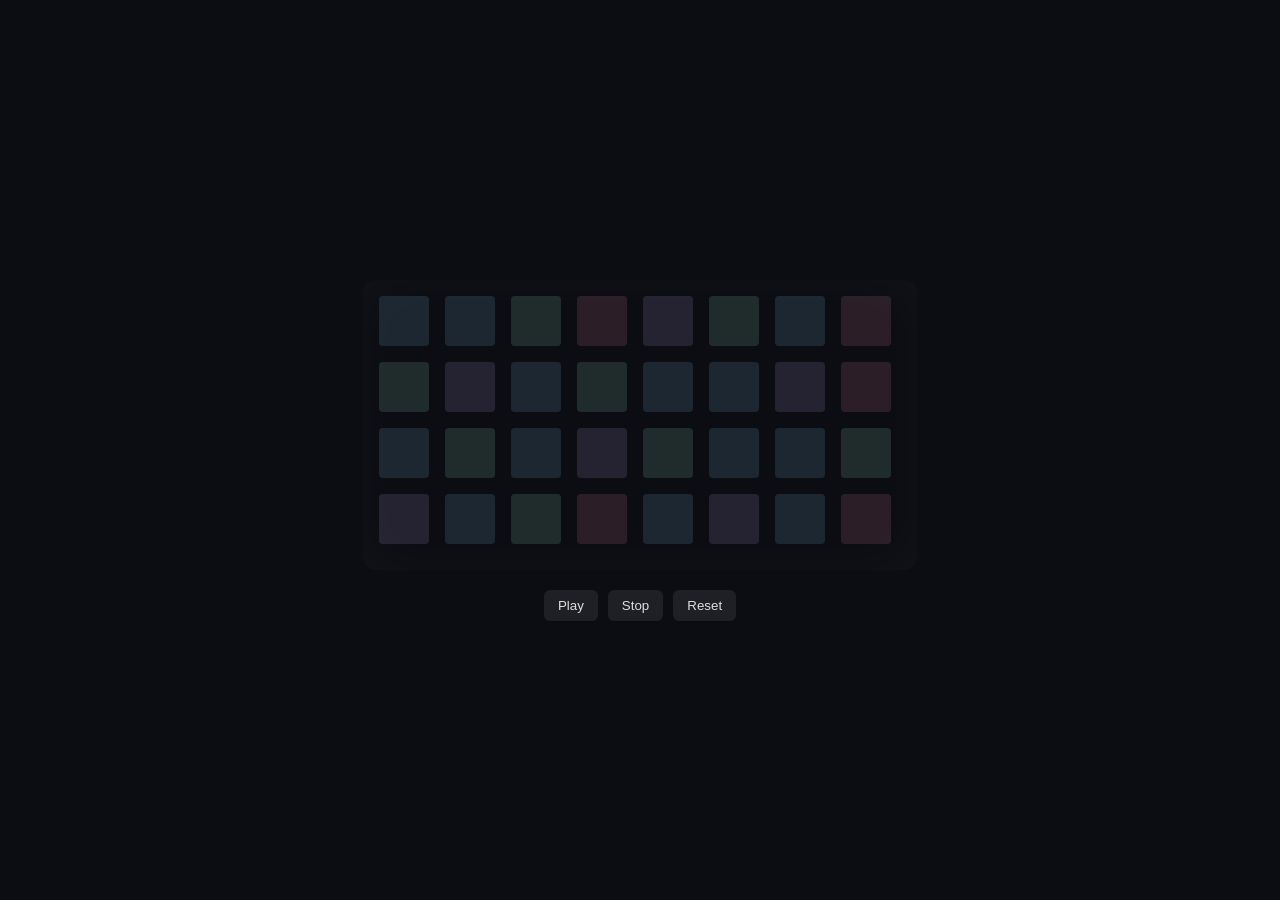
<file: interaction/index.html>
<!DOCTYPE html>
<html lang="en">
<head>
	<meta charset="UTF-8">
	<meta name="viewport" content="width=device-width, initial-scale=1.0">
	<title>Small Sites; Big Stories | Interaction</title>
	<link rel="stylesheet" href="interaction.css">
</head>
<body>
<div class="sequencer">
  <div class="grid" id="grid"></div>
  <div class="buttons">
    <button id="playBtn">Play</button>
    <button id="stopBtn">Stop</button>
    <button id="clearBtn">Reset</button>
  </div>
</div>
	<script src="interaction.js"></script>
</body>
</html>
</file>
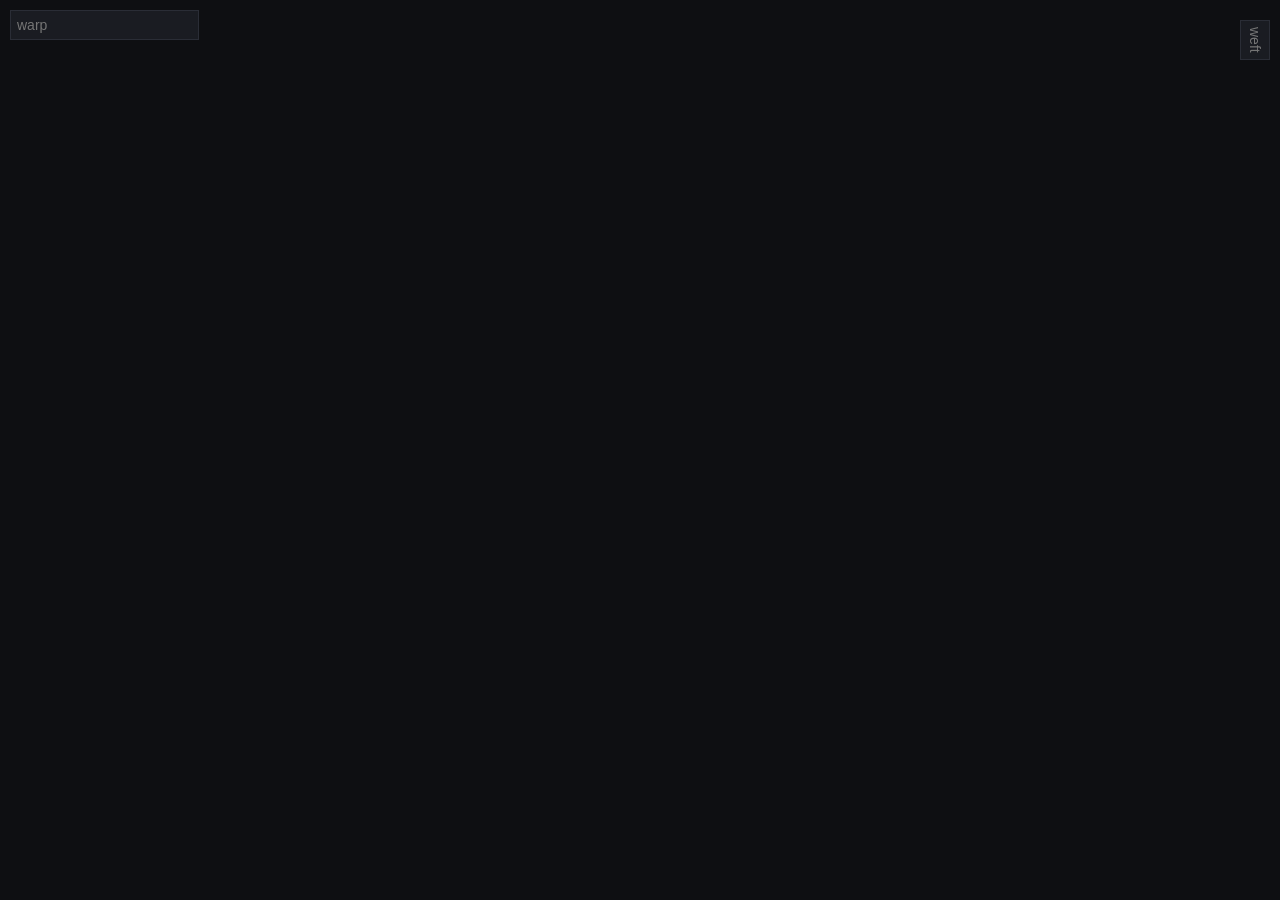
<file: loop/index.html>
<!DOCTYPE html>
<html lang="en">
<head>
	<meta charset="UTF-8">
	<meta name="viewport" content="width=device-width, initial-scale=1.0">
	<title>Small Sites; Big Stories | Loop</title>
	<link rel="stylesheet" href="loop.css">
</head>
<body>
	<div id="topBar">
  	<input id="verticalInput" placeholder="warp" />
	</div>

	<div id="rightBar">
  	<input id="horizontalInput" placeholder="weft" />
	</div>

	<div id="grid"></div>
	
	<script src="loop.js"></script>
</body>
</html>
</file>
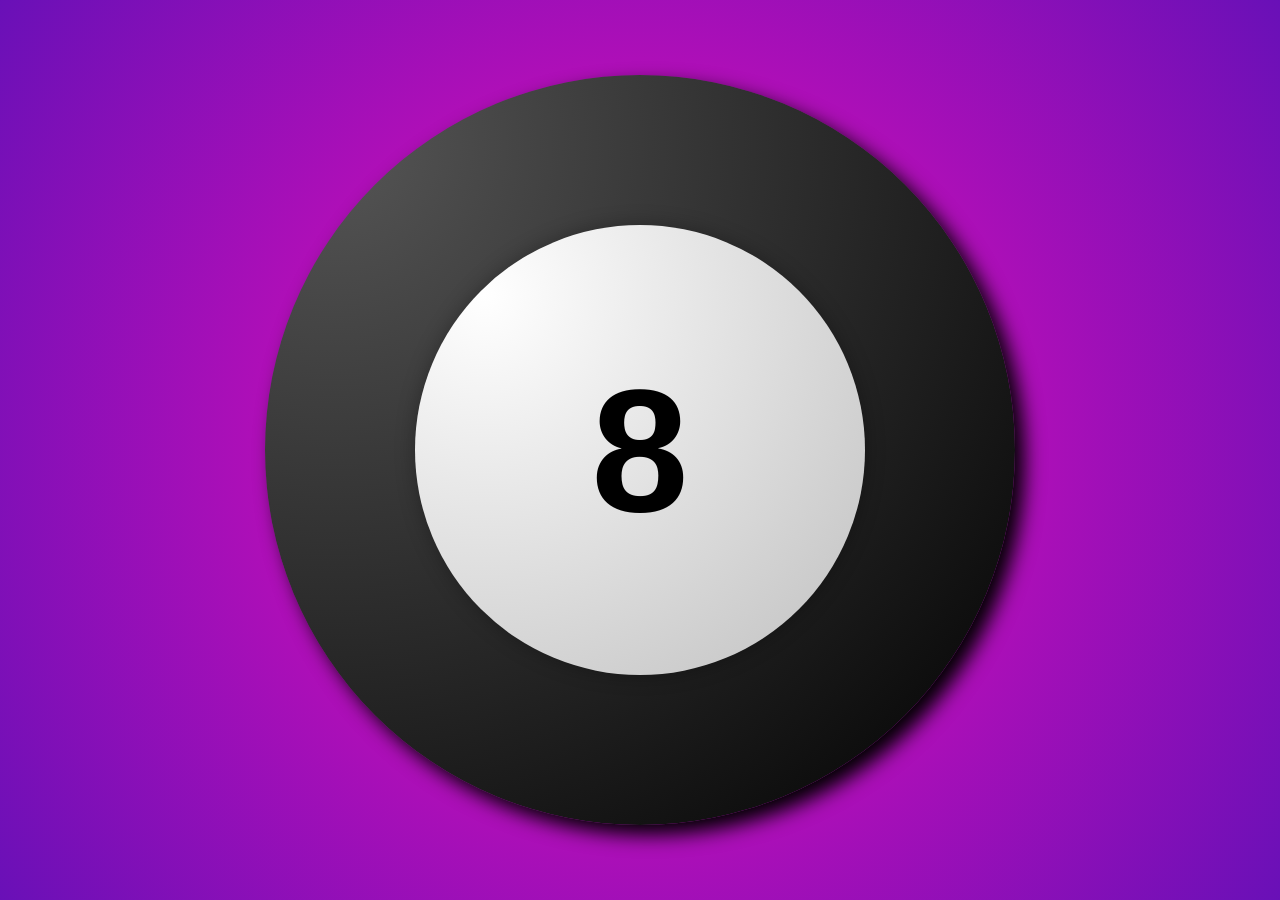
<file: randomness/index.html>
<!DOCTYPE html>
<html lang="en">
<head>
	<meta charset="UTF-8">
	<meta name="viewport" content="width=device-width, initial-scale=1.0">
	<title>Small Sites; Big Stories | Randomness</title>
	<link href="https://fonts.cdnfonts.com/css/eight-ball" rel="stylesheet">
	<link rel="stylesheet" href="randomness.css">
</head>
<body> 
	<div class="ball">
		<button id="button" type="button" class= "circle" onclick="handleClick()"><span id="result"></span><h2>8</h2></button>
	</div>
	<script src="randomness.js"></script>
</body>
</html>
</file>
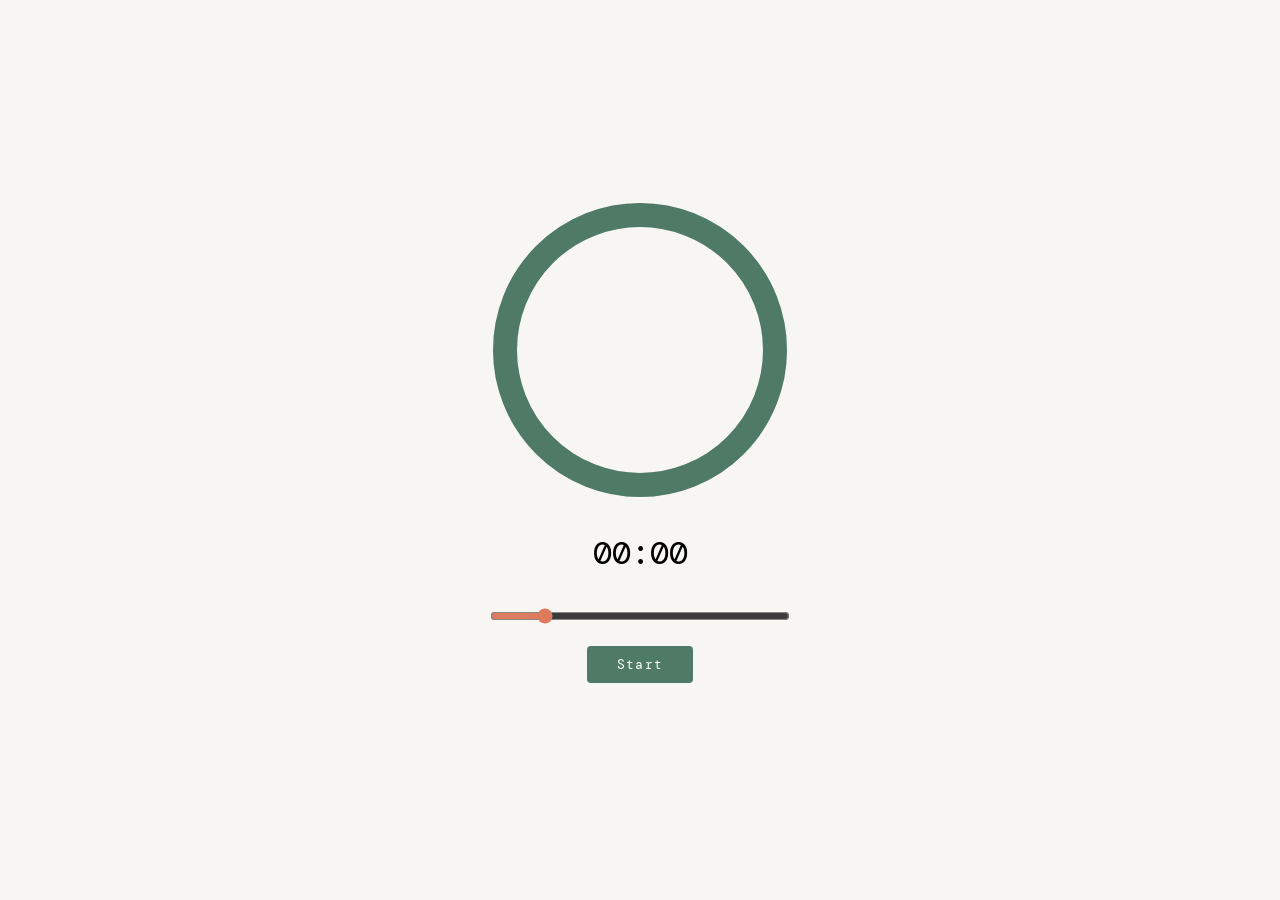
<file: time/index.html>
<!DOCTYPE html>
<html lang="en">
<head>
	<meta charset="UTF-8">
	<meta name="viewport" content="width=device-width, initial-scale=1.0">
	<title>Small Sites; Big Stories | Time</title>
	<link rel="stylesheet" href="time.css"> 
	<link href="https://fonts.googleapis.com/css2?family=DM+Mono&display=swap" rel="stylesheet">
</head>
<body>
	<div class="timer"> <!--div container with class 'timer' so css and js can target it-->
		<svg viewBox="0 0 100 100"> <!--sets internal coordinate system at origin (0,0), width 100 units, height 100 units -->
			<circle class="track" cx="50" cy="50" r="45"/>
			<!--background circle'cx="50" cy="50"' sets center point at middle of 100x100 viewBox. 'r="45"' sets the radius to 45 units (leaving a small margin from the edges).-->
			<circle class="ring" cx="50" cy="50" r="45"/>
			<!--progress ring same size and position as track, class="ring" targeted in js to animate 'stroke-dashoffset'-->
		</svg>
		<p class="display">00:00</p>
		<input type="range" min="1" max="3600" value="600" id="slider"/>
		<!-- A range input renders as draggable slider
		'min="1"' slider's minimum value is 1 second.
		'max="3600"' maximum is 3600 seconds (1 hour).
		'value="600"' slider starts at 600 seconds (10 minutes) by default.
		'id="slider"' gives it a unique id so js can read its value and listen for changes as the user drags it (eventListener). -->
		<button id="visualTimer">Start</button>
		<!--clickable button that triggers countdown when pressed-->
	</div>
	<script src="time.js"></script>
</body>
</html>
</file>
<file: interaction/interaction.css>
:root {
  --bg: #0b0d12;

  --tile-off: rgba(255, 255, 255, 0.06);

  --neon-blue: rgba(140, 210, 255, 0.7);
  --neon-pink: rgba(255, 140, 180, 0.7);
  --neon-green: rgba(170, 255, 210, 0.7);
  --neon-purple: rgba(210, 180, 255, 0.7);

  --text: rgba(255,255,255,0.85);
}

body {
  margin: 0;
  background: var(--bg);
  font-family: sans-serif;
  color: var(--text);

  display: flex;
  justify-content: center;
  align-items: center;
  height: 100vh;
}

.sequencer {
  display: flex;
  flex-direction: column;
  align-items: center;
  gap: 20px;
}

.grid {
  display: grid;
  grid-template-columns: repeat(8, 60px);
  grid-template-rows: repeat(4, 60px);
  gap: 6px;
  padding: 16px;
  border-radius: 12px;
  box-shadow: inset 0 0 60px rgba(255,255,255,0.03);
}

.tile {
	width: 50px;
 	height: 50px;
	background: var(--neon-blue);
	opacity: 0.18;
  	border-radius: 4px;
  	cursor: pointer;
  	transition:
    	opacity 0.12s ease,
    	transform 0.08s ease,
    	box-shadow 0.15s ease;
	mix-blend-mode: screen;
}

.tile:nth-child(4n) { background: var(--neon-pink); }
.tile:nth-child(3n) { background: var(--neon-green); }
.tile:nth-child(5n) { background: var(--neon-purple); }

.tile.active {
    opacity: 0.95;
  	transform: scale(1.05);
  	box-shadow:
    	0 0 6px currentColor,
    	0 0 12px currentColor,
}

.tile.playing {
	opacity: 1;
	transform: scale(1.12);

	box-shadow:
    	0 0 8px currentColor,
    	0 0 16px currentColor,
    	0 0 24px color-mix(in srgb, currentColor 60%, transparent);
}

.tile:hover {
  opacity: 0.4;
}


.buttons {
	display: flex;
	gap: 10px;
	justify-content: center;
}

button {
  background: rgba(255,255,255,0.08);
  color: var(--text);

  border: none;
  padding: 8px 14px;
  border-radius: 6px;

  cursor: pointer;
  transition: 0.15s;
}

button:hover {
  background: rgba(255,255,255,0.18);
}
</file>
<file: loop/loop.css>
body {
  margin: 0;
  background: #0e0f12;
  font-family: sans-serif;
  color: white;
  overflow: hidden;
}

#topBar {
  position: absolute;
  top: 10px;
  left: 10px;
  right: 60px;
  display: flex;
  gap: 10px;
}

#rightBar {
  position: absolute;
  top: 60px;
  right: 10px;
  bottom: 10px;
  width: 40px;
  display: flex;
  flex-direction: column;
  transform: rotate(90deg);
  transform-origin: top right;
}

input {
  background: #1a1c22;
  border: 1px solid #2a2d36;
  color: #e6e6e6;
  padding: 6px;
  font-size: 14px;
  outline: none;
}

#grid {
  position: absolute;
  top: 60px;
  left: 10px;
  right: 60px;
  bottom: 10px;
}

.layer {
  position: absolute;
  inset: 0;
  display: grid;
  grid-template-columns: repeat(20, 1fr);
}

span {
  display: flex;
  align-items: center;
  justify-content: center;
  color: rgba(255,255,255,0.75);
  filter: blur(0.3px);
  font-size: 14px;
}
</file>
<file: randomness/randomness.css>
* {
	margin: 0;
	padding: 0;
	box-sizing: border-box;
}
body {
	font-family: sans-serif;
	background-image: radial-gradient(circle at center, hsl(315, 89%, 50%), hsl(272, 84%, 39%)); 
	height: 100dvh;
	display: flex;
	flex-direction: column;
	align-items: center;
	justify-content: center;
}
h1 {
	font-family: 'Eight Ball', sans-serif;
	font-size: 45px;
	padding-bottom: 2%;
	color: white;
}
h2 {
	font-family: helvetica;
	font-size: 175px;
}

.ball {
	width: 750px;
  	height: 750px;
  	border: none;
  	border-radius: 50%;
 	background: radial-gradient(circle at 70px 70px, #555, #000); 
	box-shadow: 10px 10px 20px black; 
  	position: relative; 
}

#button {
	width: 450px;
	height: 450px;
	top: 20%;
	left: 20%;
	border: none;
	border-radius: 50%;
	background: radial-gradient(circle at 70px 70px, #ffffff, #c0c0c0); 
	box-shadow: 0 0 20px rgba(0, 0, 0, 0.3);
	cursor: pointer;
	position: absolute; 
	transition: all 0.3s ease;
}

#button::after {
	content: "";
	position: absolute;
	top: 10%;  
	left: 17%;
	width: 0;
	height: 0;
	border-left: 150px solid transparent;
	border-right: 150px solid transparent;
	border-bottom: 300px solid blue;
	opacity: 0;          
	transform: scale(0);  
	transition: transform 0.4s ease, opacity 0.4s ease;
	z-index: 1;
}

#button.triangle::after {
	opacity: 1;
	transform: scale(1);
}

#result {
	position: absolute;
	top: 42%;       
	left: 51%;
	transform: translateX(-50%);
	color: white;
	font-weight: bold;
	letter-spacing: .25em;
	font-family: helvetica;
	font-size: 15px;
	text-transform: uppercase;
	overflow-wrap: break-word;
	text-align: center;
	padding: 8%;
	opacity: 0;
	transition: opacity 0.4s ease;
	z-index: 2;
}

#button.triangle #result {
	opacity: 1;
}

@keyframes shake {
	0% { transform: translateX(0); }
	20% { transform: translateX(-10px); }
	40% { transform: translateX(10px); }
	60% { transform: translateX(-10px); }
	80% { transform: translateX(10px); }
	100% { transform: translateX(0); }
}

.shake {
	animation: shake 0.5s;
}
</file>
<file: time/time.css>
body {
  font-family: 'DM Mono', monospace;
   background-color: #f7f6f2;
}

.timer {
	display: flex;
	flex-direction: column; 
	align-items: center;
	margin-top: 200px;
}

svg {
	width: 300px;
	height: 300px;
}

.track {
	fill: none;
	stroke: #e2e6e2;
	stroke-width: 8;
}

.ring {
	fill: none;
	stroke: #4f7a65;
	stroke-width: 8;
	stroke-dasharray: 283;
	stroke-dashoffset: 0;
	transform: rotate(-90deg);
	transform-origin: center;
}

.display{
	font-size: 2rem;
}

button {
  background-color: #4f7a65;
  color: white;
  border: none;
  padding: 10px 30px;
  margin-top: 20px;
  font-family: 'DM Mono', monospace;
  letter-spacing: 0.1em;
  cursor: pointer;
  border-radius: 4px;
  transition: background-color 0.3s;
}

button:hover {
  background-color: #3b5f4e;
}

button:active {
  background-color: #e07a5f;
}

input[type="range"] {
  width: 300px;
  accent-color: #e07a5f;
}
</file>
